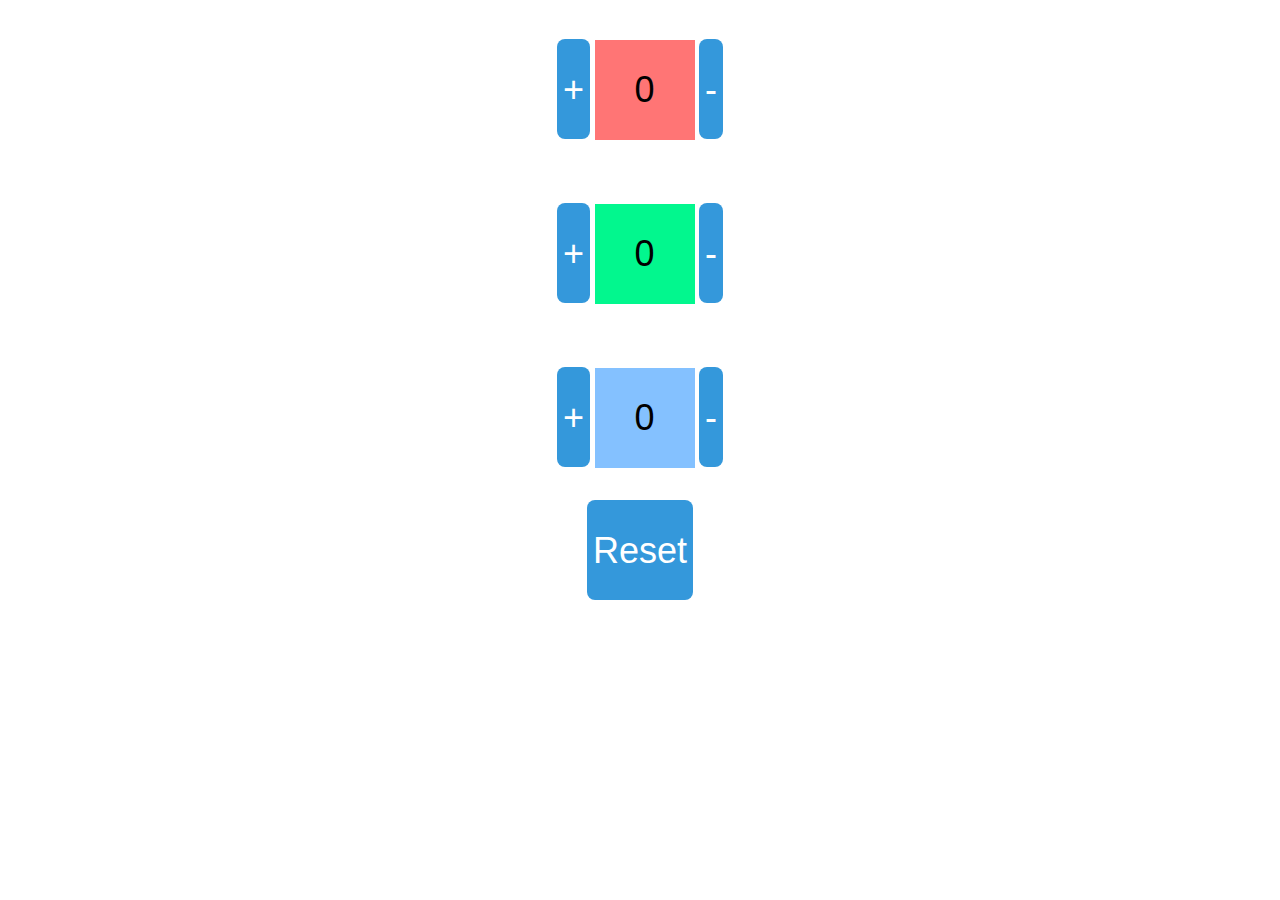
<file: counter/index.html>
<!DOCTYPE html>
<html>
  <head>
    <meta charset="UTF-8" />
    <meta name="viewport" content="width=device-width, initial-scale=1.0, maximum-scale=1.0, user-scalable=0">
    <title>FAQ</title>
    <link rel="stylesheet" href="style.css" />
    <link href="jitochi.ico" rel="shortcut icon"/>
    <script src="https://ajax.googleapis.com/ajax/libs/jquery/3.1.1/jquery.min.js"></script>
      
  </head>

  <body>
    
    <div>
      <button id="r_increment-btn">+</button>
      <span id="r_counter">0</span>
      <button id="r_reduce-btn">-</button>
    </div>

    <div>
      <button id="g_increment-btn">+</button>
      <span id="g_counter">0</span>
      <button id="g_reduce-btn">-</button>
    </div>

    <div>
      <button id="b_increment-btn">+</button>
      <span id="b_counter">0</span>
      <button id="b_reduce-btn">-</button>
    </div>

    <div>
      <button id="reset-btn">Reset</button>
    </div>
    
    <script src="script.js"></script>
  </body>


</html>
</file>
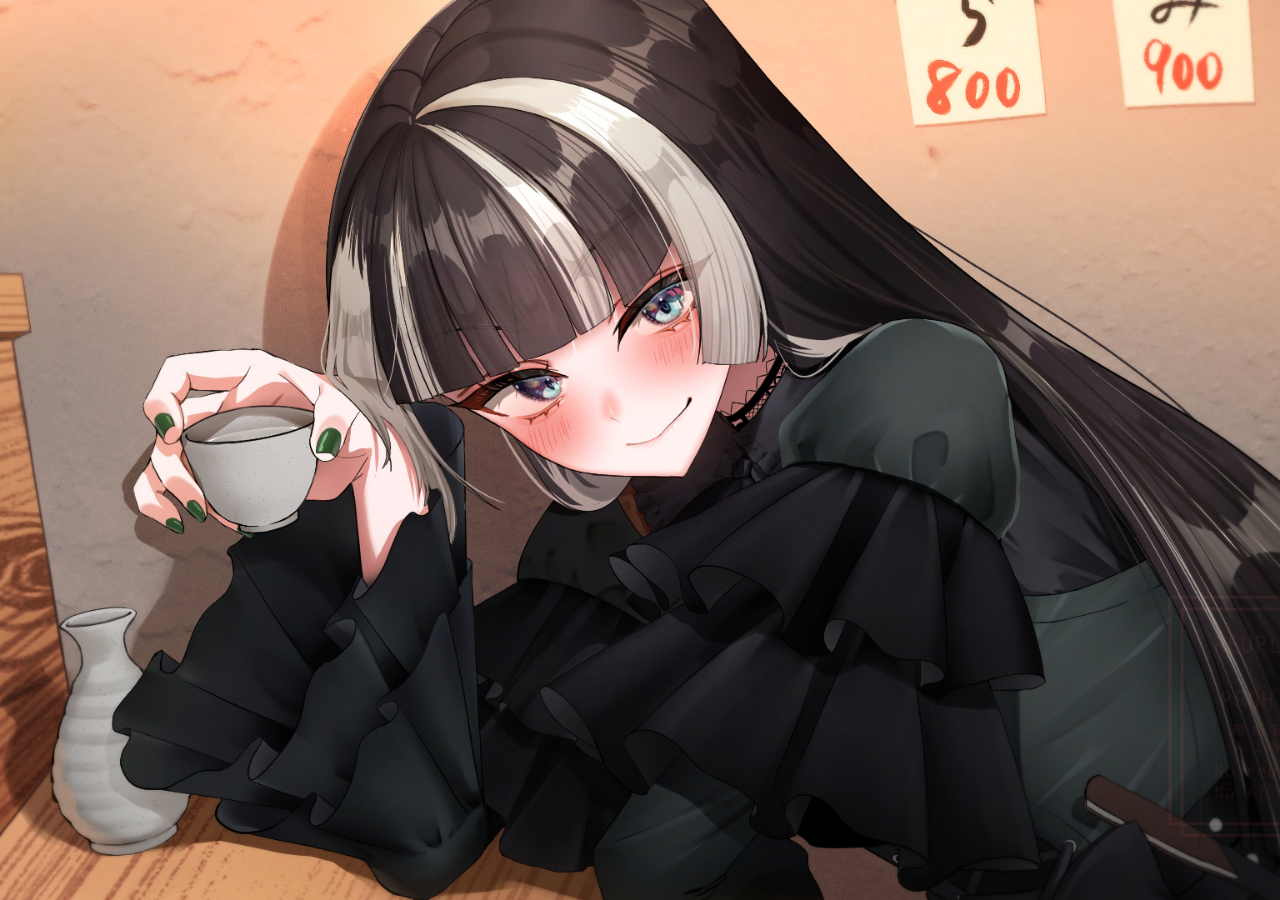
<file: redirect/index.html>
<!DOCTYPE html>
<html lang="en">

<head>
    <meta charset="UTF-8">
    <meta name="viewport" content="width=device-width, initial-scale=1.0">
    <title>Random Background Image</title>
    <style>
        /* 使整個頁面填滿背景 */
        body {
            margin: 0;
            padding: 0;
            height: 100vh;
            background-size: cover;
            background-position: center;
            background-repeat: no-repeat;
        }

        * {
            cursor: url(./cursor/01_akua_03.cur), auto;
        }

        *:active{
            cursor: url(./cursor/01_akua_help_03.cur), auto;
        }
    </style>
</head>

<body>
    <script>
        let resizeTimeout;

        function checkWindowSize() {
            const width = window.innerWidth;
            const height = window.innerHeight;
            console.log(`Iframe Width: ${width}, Height: ${height}`);

            // 根據大小執行不同操作
            if (width >= height) {
                fetch('images.json')
                    .then(response => response.json())
                    .then(images => {
                        // 隨機選擇圖片
                        const randomImage = images[Math.floor(Math.random() * images.length)];
                        console.log(randomImage)
                        // 設定背景圖片
                        document.body.style.backgroundImage = `url(${randomImage})`;
                    })
                    .catch(error => {
                        console.error("Error loading images.json:", error);
                    });
            } else {
                fetch('images_vertical.json')
                    .then(response => response.json())
                    .then(images => {
                        // 隨機選擇圖片
                        const randomImage = images[Math.floor(Math.random() * images.length)];
                        console.log(randomImage)
                        // 設定背景圖片
                        document.body.style.backgroundImage = `url(${randomImage})`;
                    })
                    .catch(error => {
                        console.error("Error loading images.json:", error);
                    });
            }
        }

        // 初始檢查
        checkWindowSize();

        // 在視窗調整大小時檢查
        window.addEventListener('resize', () => {
            clearTimeout(resizeTimeout);
            resizeTimeout = setTimeout(checkWindowSize, 500); // 設定延遲 500 毫秒
        });
    </script>
</body>

</html>
</file>
<file: counter/style.css>
body {
    font-family: Arial, sans-serif;
    text-align: center;
  }
  
div{
    /* margin: 5px 0px; */
}

span{
    font-size: 36px;
    margin: 32px 0;
    padding: 0px 40px;
    height: 100px;
    display: inline-block;
    line-height: 100px; 
}


#r_counter{
    background-color: #FF7575;
}

#g_counter{
    background-color: #02F78E;
}

#b_counter{
    background-color: #84C1FF;
}

button {
    height: 100px;
    border-radius: 8px;
    background-color: #3498db;
    color: #fff;
    border: none;
    cursor: pointer;
    font-size: 36px;
    /* margin: 32px 0; */
    height: 100px;
    display: inline-block;
    line-height: 100px;
}

button:hover {
    background-color: #2980b9;
}

button:active {
    background-color: #1e528e;
}
</file>
